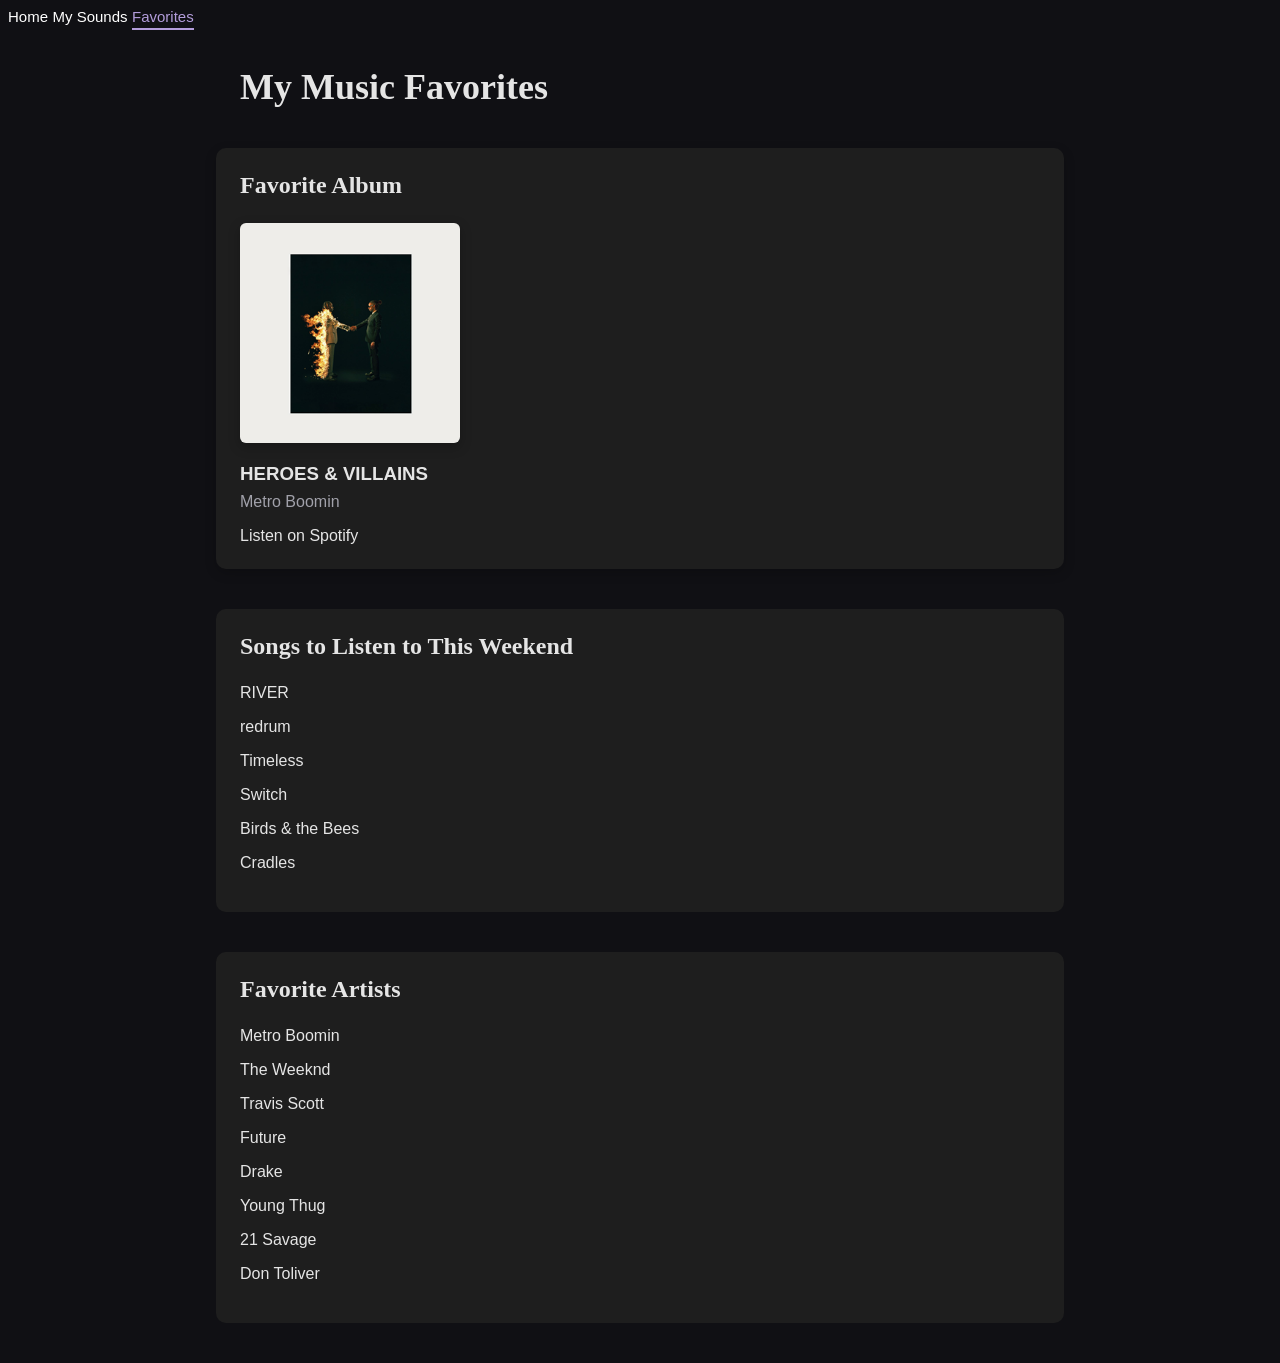
<file: favorites.html>
<!DOCTYPE html>
<html lang="en">
<head>
    <meta charset="UTF-8">
    <title>My Music | Favorites</title>
    <link rel="stylesheet" href="styles.css">
</head>
<body>
    
    <nav class="site-nav">
       <a href="index.html">Home</a>
       <a href="notes.html">My Sounds</a>
       <a href="favorites.html" class="active">Favorites</a>
       
    </nav>

    <h1>My Music Favorites</h1>

    <div class="favorite-album">
        <h2>Favorite Album</h2>

        <img
            src="images/Metro_Boomin_-_Heroes_&_Villains.png"
            alt="HEROES & VILLAINS album cover"
        >

        <h3>HEROES & VILLAINS</h3>
        <p>Metro Boomin</p>

        <a href="https://open.spotify.com/search/HEROES%20%26%20VILLAINS%20Metro%20Boomin"
           target="_blank"
           rel="noopener noreferrer">
            Listen on Spotify
        </a>
    </div>

    <div class="weekend-songs">
        <h2>Songs to Listen to This Weekend</h2>

        <ul>
            <li><a href="https://open.spotify.com/track/5RzSnxqTx4vYEp9re5E0ud?si=e66321fe697043dc" target="_blank" rel="noopener noreferrer">RIVER</a></li>
            <li><a href="https://open.spotify.com/track/52eIcoLUM25zbQupAZYoFh?si=aaca73cca09e45d5" target="_blank" rel="noopener noreferrer">redrum</a></li>
            <li><a href="https://open.spotify.com/search/Timeless%20The%20Weeknd" target="_blank" rel="noopener noreferrer">Timeless</a></li>
            <li><a href="https://open.spotify.com/track/29ZZAShKhwRUuKULSNtxX6?si=cd934ee47e404a2e" target="_blank" rel="noopener noreferrer">Switch</a></li>
            <li><a href="https://open.spotify.com/track/7bwLHhqhRu0fVTM3aaeK9V?si=cb0ec9d26d46427f" target="_blank" rel="noopener noreferrer">Birds & the Bees</a></li>
            <li><a href="https://open.spotify.com/search/Cradles%20Sub%20Urban" target="_blank" rel="noopener noreferrer">Cradles</a></li>
        </ul>
    </div>

    <div class="favorite-artists">
        <h2>Favorite Artists</h2>
        

        <ul>
            <li><a href="https://open.spotify.com/search/Metro%20Boomin" target="_blank" rel="noopener noreferrer">Metro Boomin</a></li>
            <li><a href="https://open.spotify.com/search/The%20Weeknd" target="_blank" rel="noopener noreferrer">The Weeknd</a></li>
            <li><a href="https://open.spotify.com/search/Travis%20Scott" target="_blank" rel="noopener noreferrer">Travis Scott</a></li>
            <li><a href="https://open.spotify.com/search/Future" target="_blank" rel="noopener noreferrer">Future</a></li>
            <li><a href="https://open.spotify.com/search/Drake" target="_blank" rel="noopener noreferrer">Drake</a></li>
            <li><a href="https://open.spotify.com/search/Young%20Thug" target="_blank" rel="noopener noreferrer">Young Thug</a></li>
            <li><a href="https://open.spotify.com/search/21%20Savage" target="_blank" rel="noopener noreferrer">21 Savage</a></li>
            <li><a href="https://open.spotify.com/search/Don%20Toliver" target="_blank" rel="noopener noreferrer">Don Toliver</a></li>
        </ul>
    </div>

</body>
</html>
</file>
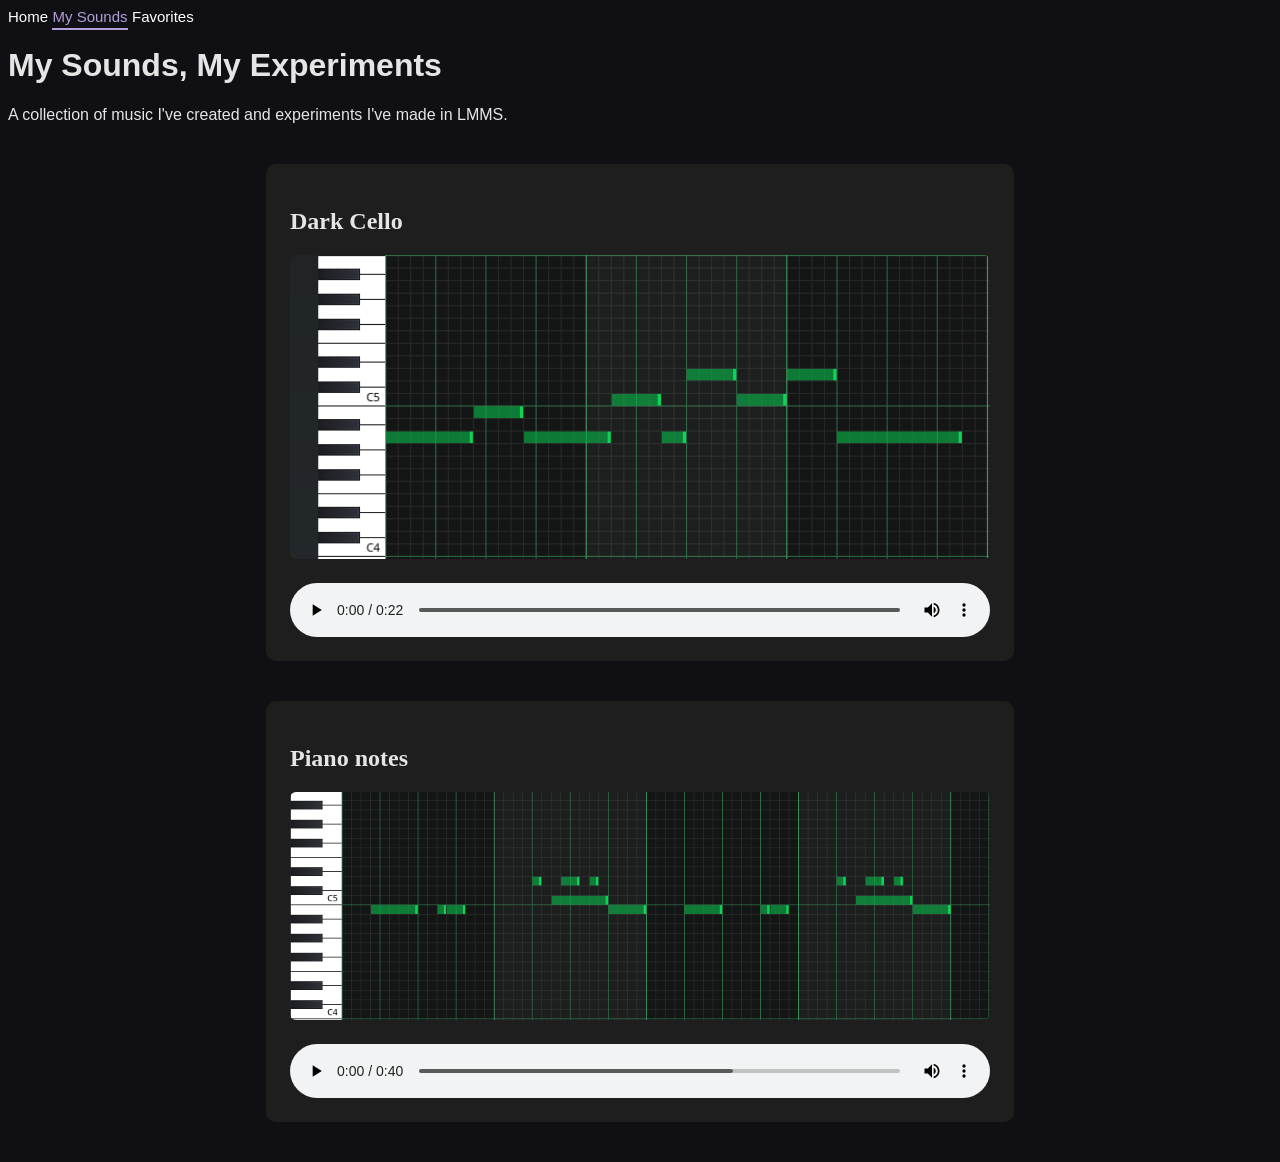
<file: notes.html>
<!DOCTYPE html>
<html lang="en">
<head>
    <meta charset="UTF-8">
    <title>My Music | LMMS Notes</title>
    <link rel="stylesheet" href="styles.css">
</head>

<body>


    <nav class="site-nav">
       <a href="index.html">Home</a>
       <a href="notes.html" class="active">My Sounds</a>
       <a href="favorites.html">Favorites</a>
    </nav>

    <h1>My Sounds, My Experiments</h1>

    <p>
        A collection of music I've created and experiments I've made in LMMS.
    </p>

    <div class="music-project">
        <h2>Dark Cello</h2>

        <img src="images/sample3.png" alt="LMMS project screenshot">

        <audio controls>
            <source src="music/darkcello.mp3" type="audio/mpeg">
            Your browser does not support audio playback.
        </audio>
    </div>
    <div class="music-project">
        <h2>Piano notes</h2>

        <img src="images/pianolabtest.png" alt="LMMS project screenshot">

        <audio controls>
            <source src="music/pianolabtest .mp3" type="audio/mpeg">
            Your browser does not support audio playback.
        </audio>
    </div>
</body>

</html>
</file>
<file: styles.css>
:root {
    --theme-bg: #101014;
    --theme-card: #21172d;
    --theme-accent: #b39ddb;
    --theme-text: #e5e5e5;
}

body {
    background-color: var(--theme-bg);
    color: var(--theme-text);
    font-family: Arial, sans-serif;
}

.main-content {
    display: flex;
    gap: 40px;
    align-items: flex-start;
    max-width: 1100px;
    margin: 60px auto;
    padding: 20px;

    animation: fadeIn 0.6s ease-out;
}


.site-nav a {
    position: relative;
    color: #ffffff;
    text-decoration: none;
    font-size: 15px;
    transition: color 0.2s ease;
}

.site-nav a::after {
    content: "";
    position: absolute;
    left: 0;
    bottom: -5px;
    width: 100%;
    height: 2px;
    background-color: #b39ddb;
    transform: scaleX(0);
    transform-origin: center;
    transition: transform 0.3s ease;
}

.site-nav a:hover {
    color: #b39ddb;
}

.site-nav a:hover::after,
.site-nav a.active::after {
    transform: scaleX(1);
}

.site-nav a.active {
    color: #b39ddb;
}


.about-me {
    flex: 1;
}

.about-me h1 {
    font-family: Georgia, serif;
    font-size: 48px;
    margin-bottom: 24px;
}

.about-me p {
    font-size: 24px;
    line-height: 1.8;
    margin-bottom: 20px;
}


.song-of-the-week {
    width: 300px;
    flex-shrink: 0;
    text-align: center;
    position: relative;
    isolation: isolate;
    padding: 30px;
    border-radius: 16px;
}

.song-of-the-week::before {
    content: "";
    position: absolute;
    inset: 0;
    background-image: url("https://t2.genius.com/unsafe/344x344/https%3A%2F%2Fimages.genius.com%2F942a0c640c9241c40e91fedc7a94ceb6.1000x1000x1.png");
    background-size: cover;
    background-position: center;
    filter: blur(8px);
    z-index: -1;
    border-radius: inherit;
}

.song-of-the-week img {
    width: 100%;
}

/* LMMS Notes page */

.music-project {
    max-width: 700px;
    margin: 40px auto;
    padding: 24px;
    background-color: #1e1e1e;
    border-radius: 10px;
}

.music-project h2 {
    font-family: Georgia, serif;
    margin-bottom: 20px;
}

.music-project img {
    display: block;
    width: 100%;
    height: auto;
    border-radius: 6px;
    margin-bottom: 24px;
}

.music-project audio {
    display: block;
    width: 100%;
}


/* Favorites page */

.favorite-album,
.weekend-songs,
.favorite-artists {
    max-width: 800px;
    margin: 40px auto;
    padding: 24px;
    background-color: #1e1e1e;
    border-radius: 10px;
   transition: transform 0.35s ease,
               background-color 0.35s ease,
               box-shadow 0.35s ease;
}

.favorite-album:hover,
.weekend-songs:hover,
.favorite-artists:hover {
    transform: translateY(-3px);
    background-color: #24242a;
    border: 1px solid #393943;
    box-shadow: 0 8px 20px rgba(0, 0, 0, 0.3);
}

/* Page heading */

body:has(.favorite-album) > h1 {
    max-width: 800px;
    margin: 40px auto;
    font-family: Georgia, serif;
    font-size: 36px;
}

/* Album section */

.favorite-album img {
    display: block;
    width: 220px;
    max-width: 100%;
    height: auto;
    border-radius: 6px;
    margin: 20px 0;
    transition: transform 0.3s ease;
    transform-origin: center;
    box-shadow: 0 4px 12px rgba(0, 0, 0, 0.25);
    transition: transform 0.3s ease, box-shadow 0.3s ease;
}

.favorite-album img:hover {
   transform: scale(1.03);
    box-shadow: 0 8px 20px rgba(0, 0, 0, 0.4);
}

.favorite-album h2,
.weekend-songs h2,
.favorite-artists h2 {
    font-family: Georgia, serif;
    margin-top: 0;
    margin-bottom: 24px;
}

.favorite-album h3 {
    margin-bottom: 8px;
    transition: color 0.25s ease;
}

.favorite-album h3:hover {
    color: #b39ddb;
}


.favorite-album p {
    color: #a1a1aa;
    margin-top: 0;
}

/* Song and artist lists */

.weekend-songs ul,
.favorite-artists ul {
    list-style: none;
    padding: 0;
    margin: 0;
}

.weekend-songs li,
.favorite-artists li {
    margin-bottom: 16px;
}

.weekend-songs a,
.favorite-artists a,
.favorite-album a {
    color: #e5e5e5;
    text-decoration: none;
    transition: color 0.25s ease,
                text-decoration-color 0.25s ease,
                transform 0.25s ease;
}

.weekend-songs a:hover,
.favorite-artists a:hover,
.weekend-songs a:focus-visible,
.favorite-artists a:focus-visible {
    transform: translateX(4px);
    color: #b39ddb;
}

.weekend-songs a::after,
.favorite-artists a::after {
    content: "";
    position: absolute;
    left: 0;
    bottom: -3px;
    width: 100%;
    height: 1px;
    background-color: #b39ddb;
    transform: scaleX(0);
    transform-origin: left;
    transition: transform 0.25s ease;
}

.weekend-songs a:hover::after,
.favorite-artists a:hover::after,
.weekend-songs a:focus-visible::after,
.favorite-artists a:focus-visible::after {
    transform: scaleX(1);
}

.favorite-artists a {
    display: inline-block;
    transition: color 0.25s ease,
                transform 0.25s ease;
}

.favorite-artists a:hover {
    transform: translateX(4px);
}

.weekend-songs a:hover,
.favorite-artists a:hover,
.favorite-album a:hover {
    color: #b39ddb;
    text-decoration: underline;
    transition: color 0.25s ease, text-decoration-color 0.25s ease;
}

.weekend-songs a:hover {
    transform: translateX(4px);
    display: inline-block;
}
/* Mobile layout */

@media (max-width: 600px) {
    .favorite-album,
    .weekend-songs,
    .favorite-artists {
        margin: 24px 16px;
        padding: 18px;
    }

    body:has(.favorite-album) > h1 {
        margin: 24px 16px;
        font-size: 30px;
    }

    .favorite-album img {
        width: 180px;
    }
}

/* Page-load fade-in */


@keyframes fadeIn {
    from {
        opacity: 0;
        transform: translateY(6px);
    }

    to {
        opacity: 1;
        transform: translateY(0);
    }
}


/* Fade-in for the LMMS page */
.music-project {
    animation: fadeIn 0.8s ease-out;
}

/* Fade-in for the Favorites page */
.favorite-album {
    animation: fadeIn 0.6s ease-out;
    animation-fill-mode: backwards;
    box-shadow: 0 4px 12px rgba(0, 0, 0, 0.2);
    transition: transform 0.25s ease,
            background-color 0.25s ease,
            box-shadow 0.25s ease;
}

.weekend-songs {
    animation: fadeIn 0.6s ease-out;
    animation-delay: 0.2s;
    animation-fill-mode: backwards;
    
}

.favorite-artists {
    animation: fadeIn 0.6s ease-out;
    animation-delay: 0.4s;
    animation-fill-mode: backwards;
}

@media (prefers-reduced-motion: reduce) {
    *,
    *::before,
    *::after {
        animation-duration: 0.01ms !important;
        animation-delay: 0ms !important;
        transition-duration: 0.01ms !important;
    }
}

.weekend-songs a {
    display: inline-block;
    position: relative;
}

.weekend-songs a::after {
    content: "";
    position: absolute;
    left: 0;
    bottom: -3px;
    width: 100%;
    height: 1px;
    background-color: #b39ddb;
    transform: scaleX(0);
    transform-origin: left;
    transition: transform 0.25s ease;
}

.weekend-songs a:hover::after {
    transform: scaleX(1);
}

@media (max-width: 600px) {
    .main-content {
        flex-direction: column;
    }

    .site-nav {
        flex-wrap: wrap;
        gap: 16px;
    }
}

html {
    scroll-behavior: smooth;
}
</file>
